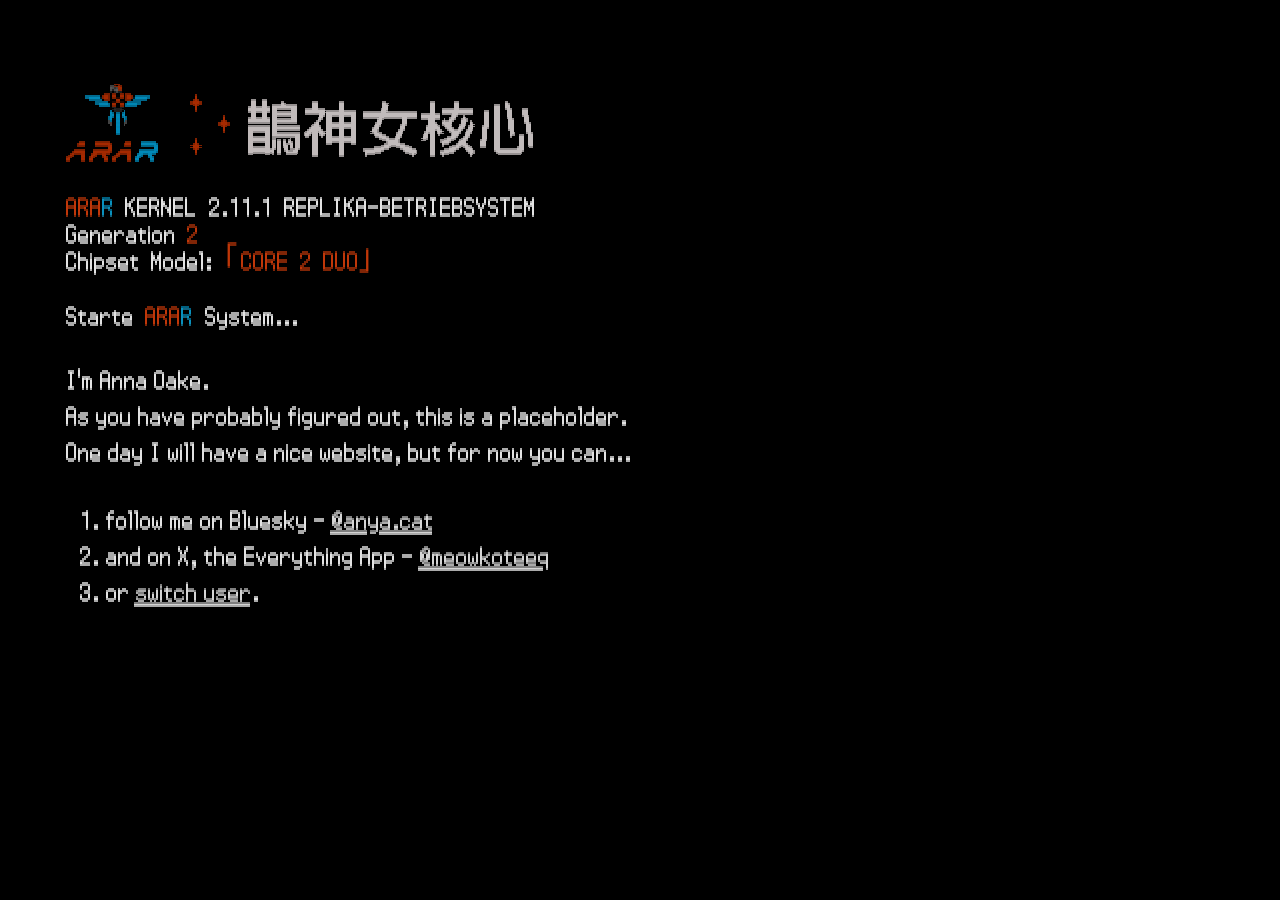
<file: index.html>
<html>

<head>
	<meta name="darkreader-lock">
	<meta charset="utf-8">
	<title>ARAR-A2111</title>
	<link rel="stylesheet" href="./index.css">
	<link rel="icon" href="./favicon.ico" sizes="16x16 32x32 64x64 128x128 256x256">
</head>

<body class="">
	<div id="title">
		<img class="pixel-art logo" src="./assets/ARAR_Logo.webp">
		<img class="pixel-art logo-text" src="./assets/LSTR_eusan.png">
	</div>
	<div id="title" class="shadow">
		<img class="pixel-art logo" src="./assets/ARAR_Logo.webp">
		<img class="pixel-art logo-text" src="./assets/LSTR_eusan.png">
	</div>

	<div id="content">
		<div id="specs">
			<p><span class="red-text">ARA</span><span class="blue-text">R</span> KERNEL 2.11.1 REPLIKA-BETRIEBSYSTEM</p>
			<p>Generation <span class="red-text">2</span></p>
			<p>Chipset Model: <span class=red-text>｢CORE 2 DUO｣</span></p>
			<br>
			<p id="specs">Starte <span class="red-text">ARA</span><span class="blue-text">R</span> System...</p>
		</div>

		<p>I'm Anna Oake.</p>
		<p>As you have probably figured out, this is a placeholder.</p>
		<p>One day I will have a nice website, but for now you can...</p>
		<ol>
			<li>follow me on Bluesky - <a href="https://anya.cat">@anya.cat</a></li>
			<li>and on X, the Everything App - <a href="https://twitter.com/meowkoteeq">@meowkoteeq</a></li>
			<li>or <a href="https://oa.ke">switch user</a>.</li>
		</ol>
	</div>
</body>

</html>

<svg width="0" height="0">
	<defs>
		<filter id="blur">
			<feGaussianBlur in="SourceGraphic" stdDeviation="0 0" />
		</filter>
	</defs>
	<filter id="chromatic">
		<feColorMatrix type="matrix" result="red_" values="4 0 0 0 0
				0 0 0 0 0 
				0 0 0 0 0 
				0 0 0 1 0" />
		<feOffset in="red_" dx="0" dy="-0.5" result="red" />
		<feColorMatrix type="matrix" in="SourceGraphic" result="blue_" values="0 0 0 0 0
				0 1 0 0 0 
				0 0 10 0 0 
				0 0 0 1 0" />
		<feOffset in="blue_" dx="0" dy="0.5" result="blue" />
		<feBlend mode="screen" in="red" in2="blue" />

	</filter>
</svg>
</file>
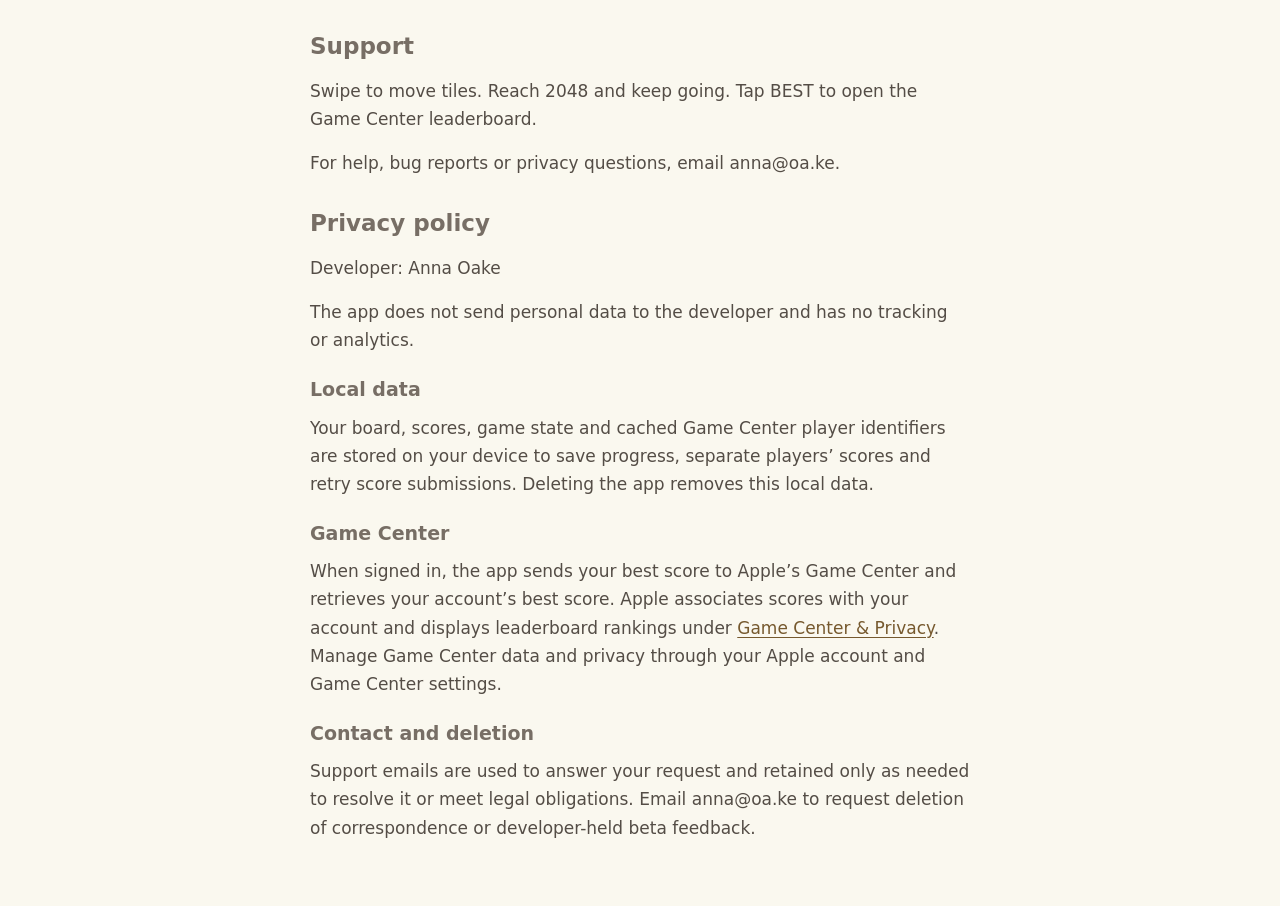
<file: 2048-legal.html>
<!doctype html>
<html lang="en">
<head>
  <meta charset="utf-8">
  <meta name="viewport" content="width=device-width, initial-scale=1">
  <meta name="color-scheme" content="light dark">
  <title>Privacy &amp; Support</title>
  <style>
    :root {
      color-scheme: light dark;
      --paper: #faf8ef;
      --text: #544d46;
      --heading: #776e65;
      --link: #76592e;
    }
    @media (prefers-color-scheme: dark) {
      :root {
        --paper: #191816;
        --text: #e8dfd3;
        --heading: #e8dfd3;
        --link: #e6bb7d;
      }
    }
    * { box-sizing: border-box; }
    html { background: var(--paper); }
    body {
      max-width: 708px;
      margin: 0 auto;
      padding: 32px 24px 48px;
      font: 17px/1.65 system-ui, sans-serif;
      color: var(--text);
      overflow-wrap: anywhere;
    }
    h2, h3 { line-height: 1.25; color: var(--heading); }
    h2 { font-size: 23px; margin: 32px 0 16px; }
    h2:first-child { margin-top: 0; }
    h3 { font-size: 19px; margin: 24px 0 12px; }
    p { margin: 0 0 16px; }
    a { color: var(--link); text-underline-offset: 3px; }
    a:focus-visible { outline: 2px solid currentColor; outline-offset: 4px; }
  </style>
</head>
<body>
<main>
<h2 id="support">Support</h2>
<p>Swipe to move tiles.
Reach 2048 and keep going.
Tap BEST to open the Game Center leaderboard.</p>
<p>For help, bug reports or privacy questions, email anna@oa.ke.</p>
<h2 id="privacy">Privacy policy</h2>
<p>Developer: Anna Oake</p>
<p>The app does not send personal data to the developer and has no tracking or analytics.</p>
<h3>Local data</h3>
<p>Your board, scores, game state and cached Game Center player identifiers are stored on your device to save progress, separate players’ scores and retry score submissions. Deleting the app removes this local data.</p>
<h3>Game Center</h3>
<p>When signed in, the app sends your best score to Apple’s Game Center and retrieves your account’s best score. Apple associates scores with your account and displays leaderboard rankings under <a href="https://www.apple.com/legal/privacy/data/en/game-center/">Game Center &amp; Privacy</a>. Manage Game Center data and privacy through your Apple account and Game Center settings.</p>
<h3>Contact and deletion</h3>
<p>Support emails are used to answer your request and retained only as needed to resolve it or meet legal obligations. Email anna@oa.ke to request deletion of correspondence or developer-held beta feedback.</p>
</main>
</body>
</html>
</file>
<file: index.css>
:root {
    font-size: 100%;
}

@font-face {
    font-family: "Pokémon DP Pro";
    src: local("Pokémon DP Pro"),
        url("./assets/pokemon-dp-pro.woff2") format("woff2");
    font-display: swap;
}

body {
    background-color: black;
    margin: 5%;
    position: absolute;
    color: #ffffffaa;
    height: min-content;
    font-family: "Pokémon DP Pro";
    font-size: 2rem;
    text-shadow: 0px 2px #ffffffaa;
    /* filter: brightness(1.1) contrast(1.1) drop-shadow(0 2px  #ffffffaa); */
}

#title {
    display: flex;
    align-items: center;
    gap: 1rem;
    opacity: 0.7;
    position: absolute;
}

.shadow {
    margin-top: 2px;
}

a {
    text-decoration: underline;
    color: #ffffff80;
}

p {
    margin: 0;
}

#content {
    margin-top: 8rem;
}

#specs {
    margin-bottom: 2rem;
    word-spacing: 4pt;
    line-height: 1.7rem;
}

.pixel-art {
    image-rendering: pixelated;
}

.red-text {
    color: #ff490b80;
    text-shadow: 0px 1.9px #ff490b80;
}

.blue-text {
    color: #00bfff80;
    text-shadow: 0px 1.9px #23c4fa80;
}

.logo {
    height: 6rem;
}

.logo-text {
    height: 7rem;
}

h3 {
    padding: 0;
    margin: 0;
}

.chromatic {
    position: relative;
    -webkit-filter: url(#chromatic);
    filter: url(#chromatic);
}
</file>
